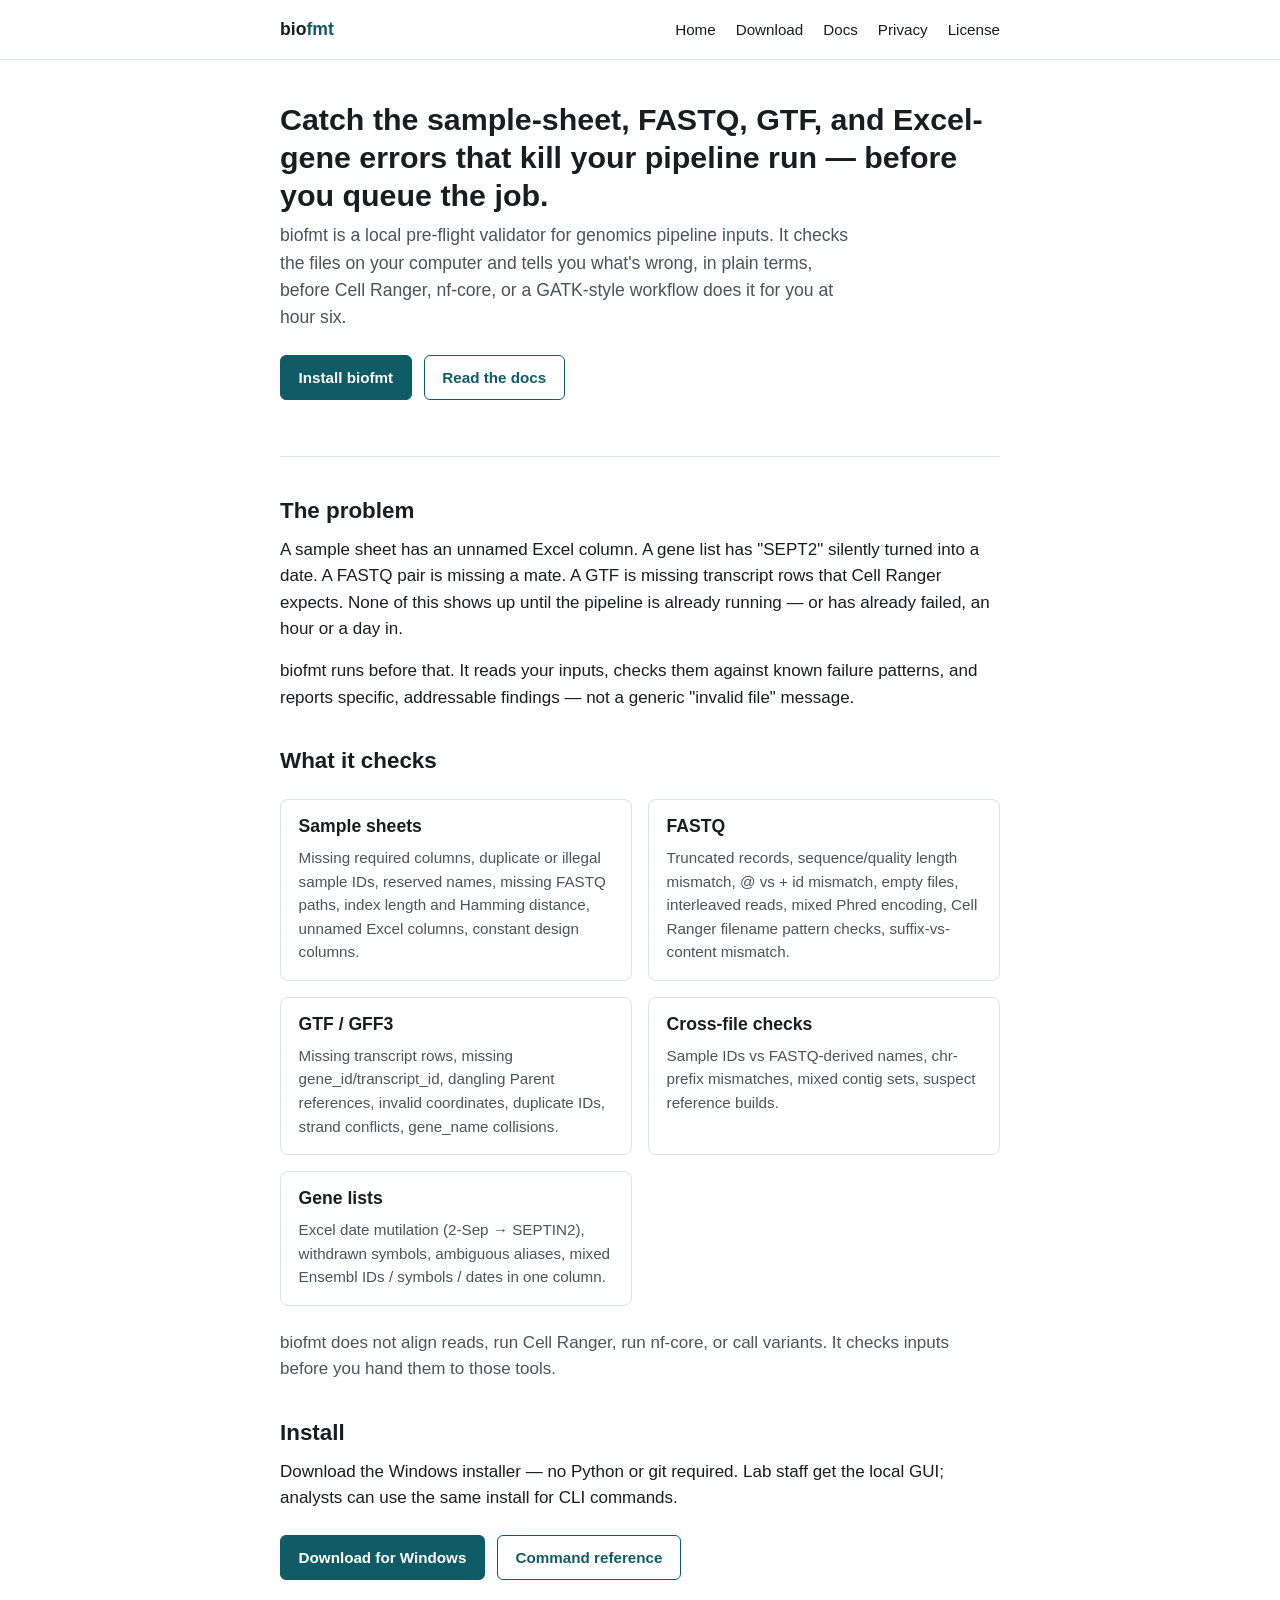
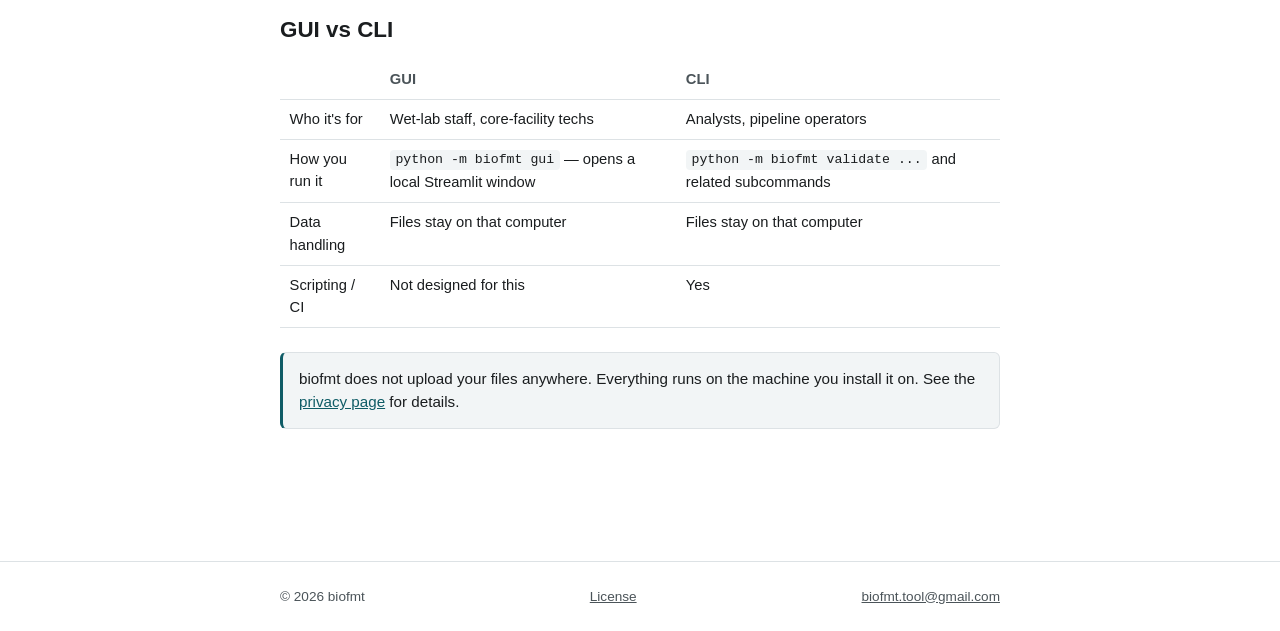
<file: index.html>
<!DOCTYPE html>
<html lang="en">
<head>
<meta charset="UTF-8">
<meta name="viewport" content="width=device-width, initial-scale=1.0">
<title>biofmt — pre-flight validator for genomics pipeline inputs</title>
<meta name="description" content="biofmt checks sample sheets, FASTQ, and GTF/GFF3 files for the errors that break Cell Ranger, nf-core, and GATK-style runs — before you queue the job. Runs locally.">
<link rel="stylesheet" href="styles.css">
</head>
<body>

<header class="site-header">
  <div class="header-inner">
    <a href="index.html" class="logo">bio<span>fmt</span></a>
    <button class="nav-toggle" id="navToggle" aria-label="Toggle navigation" aria-expanded="false">☰</button>
    <nav class="site-nav" id="siteNav">
      <a href="index.html">Home</a>
      <a href="download.html">Download</a>
      <a href="docs.html">Docs</a>
      <a href="privacy.html">Privacy</a>
      <a href="license.html">License</a>
    </nav>
  </div>
</header>

<main>

  <section class="hero">
    <h1>Catch the sample-sheet, FASTQ, GTF, and Excel-gene errors that kill your pipeline run — before you queue the job.</h1>
    <p class="lede">biofmt is a local pre-flight validator for genomics pipeline inputs. It checks the files on your computer and tells you what's wrong, in plain terms, before Cell Ranger, nf-core, or a GATK-style workflow does it for you at hour six.</p>
    <div class="hero-actions">
      <a href="download.html" class="btn btn-primary">Install biofmt</a>
      <a href="docs.html" class="btn btn-secondary">Read the docs</a>
    </div>
  </section>

  <hr class="section-divider">

  <section>
    <h2>The problem</h2>
    <p>A sample sheet has an unnamed Excel column. A gene list has "SEPT2" silently turned into a date. A FASTQ pair is missing a mate. A GTF is missing transcript rows that Cell Ranger expects. None of this shows up until the pipeline is already running — or has already failed, an hour or a day in.</p>
    <p>biofmt runs before that. It reads your inputs, checks them against known failure patterns, and reports specific, addressable findings — not a generic "invalid file" message.</p>
  </section>

  <section>
    <h2>What it checks</h2>
    <div class="card-grid">
      <div class="card">
        <h3>Sample sheets</h3>
        <p>Missing required columns, duplicate or illegal sample IDs, reserved names, missing FASTQ paths, index length and Hamming distance, unnamed Excel columns, constant design columns.</p>
      </div>
      <div class="card">
        <h3>FASTQ</h3>
        <p>Truncated records, sequence/quality length mismatch, @ vs + id mismatch, empty files, interleaved reads, mixed Phred encoding, Cell Ranger filename pattern checks, suffix-vs-content mismatch.</p>
      </div>
      <div class="card">
        <h3>GTF / GFF3</h3>
        <p>Missing transcript rows, missing gene_id/transcript_id, dangling Parent references, invalid coordinates, duplicate IDs, strand conflicts, gene_name collisions.</p>
      </div>
      <div class="card">
        <h3>Cross-file checks</h3>
        <p>Sample IDs vs FASTQ-derived names, chr-prefix mismatches, mixed contig sets, suspect reference builds.</p>
      </div>
      <div class="card">
        <h3>Gene lists</h3>
        <p>Excel date mutilation (2-Sep → SEPTIN2), withdrawn symbols, ambiguous aliases, mixed Ensembl IDs / symbols / dates in one column.</p>
      </div>
    </div>
    <p class="text-muted">biofmt does not align reads, run Cell Ranger, run nf-core, or call variants. It checks inputs before you hand them to those tools.</p>
  </section>

  <section>
    <h2>Install</h2>
    <p>Download the Windows installer — no Python or git required. Lab staff get the local GUI; analysts can use the same install for CLI commands.</p>
    <div class="hero-actions">
      <a href="download.html" class="btn btn-primary">Download for Windows</a>
      <a href="docs.html" class="btn btn-secondary">Command reference</a>
    </div>
  </section>

  <section>
    <h2>GUI vs CLI</h2>
    <table>
      <thead>
        <tr>
          <th>&nbsp;</th>
          <th>GUI</th>
          <th>CLI</th>
        </tr>
      </thead>
      <tbody>
        <tr>
          <td>Who it's for</td>
          <td>Wet-lab staff, core-facility techs</td>
          <td>Analysts, pipeline operators</td>
        </tr>
        <tr>
          <td>How you run it</td>
          <td><code>python -m biofmt gui</code> — opens a local Streamlit window</td>
          <td><code>python -m biofmt validate ...</code> and related subcommands</td>
        </tr>
        <tr>
          <td>Data handling</td>
          <td>Files stay on that computer</td>
          <td>Files stay on that computer</td>
        </tr>
        <tr>
          <td>Scripting / CI</td>
          <td>Not designed for this</td>
          <td>Yes</td>
        </tr>
      </tbody>
    </table>
  </section>

  <div class="note">
    <p>biofmt does not upload your files anywhere. Everything runs on the machine you install it on. See the <a href="privacy.html">privacy page</a> for details.</p>
  </div>

</main>

<footer class="site-footer">
  <div class="footer-inner">
    <span>&copy; 2026 biofmt</span>
    <a href="license.html">License</a>
    <a href="mailto:biofmt.tool@gmail.com">biofmt.tool@gmail.com</a>
  </div>
</footer>

<script src="script.js"></script>
</body>
</html>
</file>
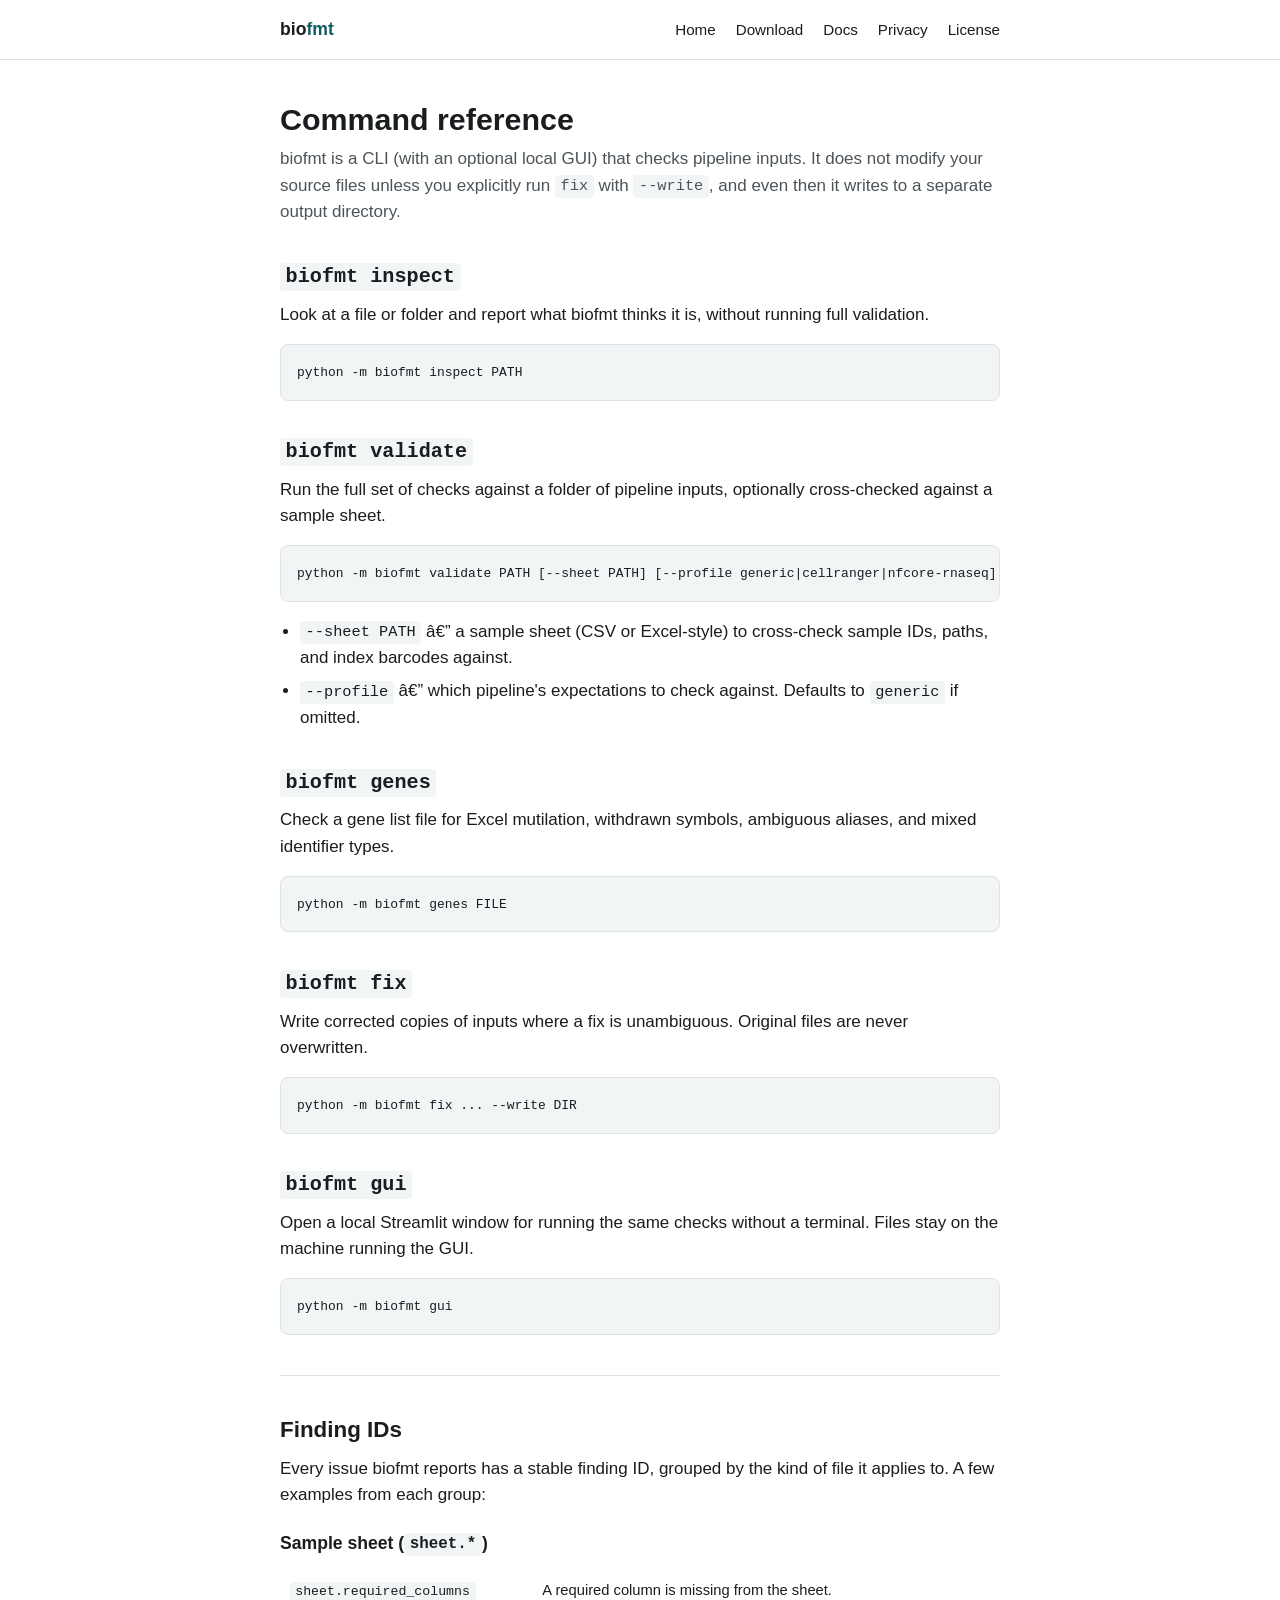
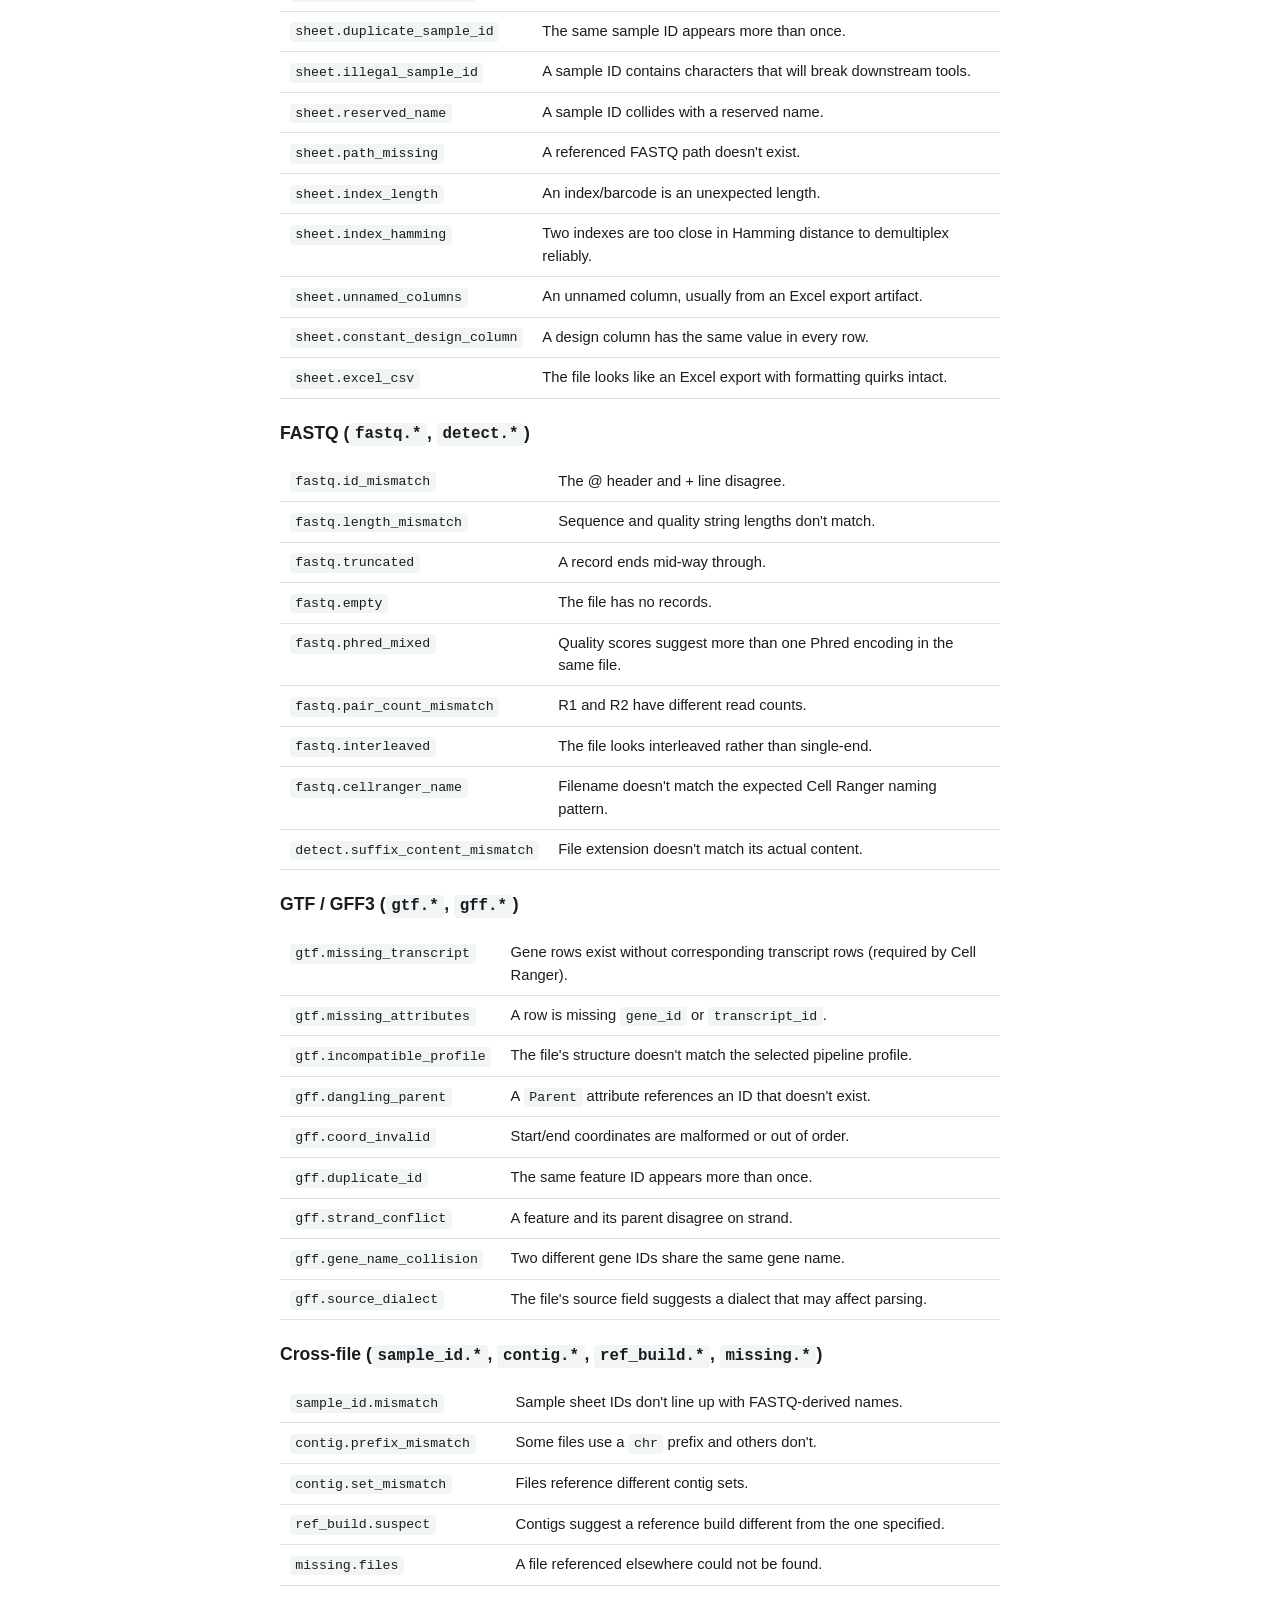
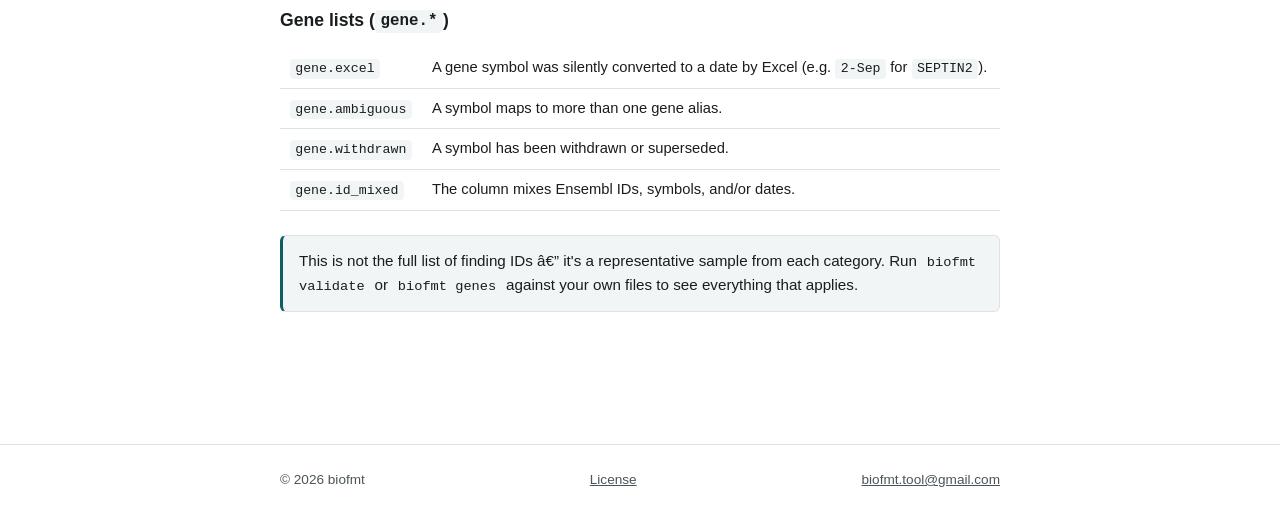
<file: docs.html>
<!DOCTYPE html>
<html lang="en">
<head>
<meta charset="UTF-8">
<meta name="viewport" content="width=device-width, initial-scale=1.0">
<title>Docs â€” biofmt</title>
<meta name="description" content="biofmt command reference: inspect, validate, genes, fix, gui. Includes example finding IDs.">
<link rel="stylesheet" href="styles.css">
</head>
<body>

<header class="site-header">
  <div class="header-inner">
    <a href="index.html" class="logo">bio<span>fmt</span></a>
    <button class="nav-toggle" id="navToggle" aria-label="Toggle navigation" aria-expanded="false">â˜°</button>
    <nav class="site-nav" id="siteNav">
      <a href="index.html">Home</a>
      <a href="download.html">Download</a>
      <a href="docs.html">Docs</a>
      <a href="privacy.html">Privacy</a>
      <a href="license.html">License</a>
    </nav>
  </div>
</header>

<main>

  <h1>Command reference</h1>
  <p class="text-muted">biofmt is a CLI (with an optional local GUI) that checks pipeline inputs. It does not modify your source files unless you explicitly run <code>fix</code> with <code>--write</code>, and even then it writes to a separate output directory.</p>

  <section>
    <h2><code>biofmt inspect</code></h2>
    <p>Look at a file or folder and report what biofmt thinks it is, without running full validation.</p>
    <pre><code>python -m biofmt inspect PATH</code></pre>
  </section>

  <section>
    <h2><code>biofmt validate</code></h2>
    <p>Run the full set of checks against a folder of pipeline inputs, optionally cross-checked against a sample sheet.</p>
    <pre><code>python -m biofmt validate PATH [--sheet PATH] [--profile generic|cellranger|nfcore-rnaseq]</code></pre>
    <ul>
      <li><code>--sheet PATH</code> â€” a sample sheet (CSV or Excel-style) to cross-check sample IDs, paths, and index barcodes against.</li>
      <li><code>--profile</code> â€” which pipeline's expectations to check against. Defaults to <code>generic</code> if omitted.</li>
    </ul>
  </section>

  <section>
    <h2><code>biofmt genes</code></h2>
    <p>Check a gene list file for Excel mutilation, withdrawn symbols, ambiguous aliases, and mixed identifier types.</p>
    <pre><code>python -m biofmt genes FILE</code></pre>
  </section>

  <section>
    <h2><code>biofmt fix</code></h2>
    <p>Write corrected copies of inputs where a fix is unambiguous. Original files are never overwritten.</p>
    <pre><code>python -m biofmt fix ... --write DIR</code></pre>
  </section>

  <section>
    <h2><code>biofmt gui</code></h2>
    <p>Open a local Streamlit window for running the same checks without a terminal. Files stay on the machine running the GUI.</p>
    <pre><code>python -m biofmt gui</code></pre>
  </section>

  <hr class="section-divider">

  <section>
    <h2>Finding IDs</h2>
    <p>Every issue biofmt reports has a stable finding ID, grouped by the kind of file it applies to. A few examples from each group:</p>

    <h3>Sample sheet (<code>sheet.*</code>)</h3>
    <table>
      <tbody>
        <tr><td><code>sheet.required_columns</code></td><td>A required column is missing from the sheet.</td></tr>
        <tr><td><code>sheet.duplicate_sample_id</code></td><td>The same sample ID appears more than once.</td></tr>
        <tr><td><code>sheet.illegal_sample_id</code></td><td>A sample ID contains characters that will break downstream tools.</td></tr>
        <tr><td><code>sheet.reserved_name</code></td><td>A sample ID collides with a reserved name.</td></tr>
        <tr><td><code>sheet.path_missing</code></td><td>A referenced FASTQ path doesn't exist.</td></tr>
        <tr><td><code>sheet.index_length</code></td><td>An index/barcode is an unexpected length.</td></tr>
        <tr><td><code>sheet.index_hamming</code></td><td>Two indexes are too close in Hamming distance to demultiplex reliably.</td></tr>
        <tr><td><code>sheet.unnamed_columns</code></td><td>An unnamed column, usually from an Excel export artifact.</td></tr>
        <tr><td><code>sheet.constant_design_column</code></td><td>A design column has the same value in every row.</td></tr>
        <tr><td><code>sheet.excel_csv</code></td><td>The file looks like an Excel export with formatting quirks intact.</td></tr>
      </tbody>
    </table>

    <h3>FASTQ (<code>fastq.*</code>, <code>detect.*</code>)</h3>
    <table>
      <tbody>
        <tr><td><code>fastq.id_mismatch</code></td><td>The @ header and + line disagree.</td></tr>
        <tr><td><code>fastq.length_mismatch</code></td><td>Sequence and quality string lengths don't match.</td></tr>
        <tr><td><code>fastq.truncated</code></td><td>A record ends mid-way through.</td></tr>
        <tr><td><code>fastq.empty</code></td><td>The file has no records.</td></tr>
        <tr><td><code>fastq.phred_mixed</code></td><td>Quality scores suggest more than one Phred encoding in the same file.</td></tr>
        <tr><td><code>fastq.pair_count_mismatch</code></td><td>R1 and R2 have different read counts.</td></tr>
        <tr><td><code>fastq.interleaved</code></td><td>The file looks interleaved rather than single-end.</td></tr>
        <tr><td><code>fastq.cellranger_name</code></td><td>Filename doesn't match the expected Cell Ranger naming pattern.</td></tr>
        <tr><td><code>detect.suffix_content_mismatch</code></td><td>File extension doesn't match its actual content.</td></tr>
      </tbody>
    </table>

    <h3>GTF / GFF3 (<code>gtf.*</code>, <code>gff.*</code>)</h3>
    <table>
      <tbody>
        <tr><td><code>gtf.missing_transcript</code></td><td>Gene rows exist without corresponding transcript rows (required by Cell Ranger).</td></tr>
        <tr><td><code>gtf.missing_attributes</code></td><td>A row is missing <code>gene_id</code> or <code>transcript_id</code>.</td></tr>
        <tr><td><code>gtf.incompatible_profile</code></td><td>The file's structure doesn't match the selected pipeline profile.</td></tr>
        <tr><td><code>gff.dangling_parent</code></td><td>A <code>Parent</code> attribute references an ID that doesn't exist.</td></tr>
        <tr><td><code>gff.coord_invalid</code></td><td>Start/end coordinates are malformed or out of order.</td></tr>
        <tr><td><code>gff.duplicate_id</code></td><td>The same feature ID appears more than once.</td></tr>
        <tr><td><code>gff.strand_conflict</code></td><td>A feature and its parent disagree on strand.</td></tr>
        <tr><td><code>gff.gene_name_collision</code></td><td>Two different gene IDs share the same gene name.</td></tr>
        <tr><td><code>gff.source_dialect</code></td><td>The file's source field suggests a dialect that may affect parsing.</td></tr>
      </tbody>
    </table>

    <h3>Cross-file (<code>sample_id.*</code>, <code>contig.*</code>, <code>ref_build.*</code>, <code>missing.*</code>)</h3>
    <table>
      <tbody>
        <tr><td><code>sample_id.mismatch</code></td><td>Sample sheet IDs don't line up with FASTQ-derived names.</td></tr>
        <tr><td><code>contig.prefix_mismatch</code></td><td>Some files use a <code>chr</code> prefix and others don't.</td></tr>
        <tr><td><code>contig.set_mismatch</code></td><td>Files reference different contig sets.</td></tr>
        <tr><td><code>ref_build.suspect</code></td><td>Contigs suggest a reference build different from the one specified.</td></tr>
        <tr><td><code>missing.files</code></td><td>A file referenced elsewhere could not be found.</td></tr>
      </tbody>
    </table>

    <h3>Gene lists (<code>gene.*</code>)</h3>
    <table>
      <tbody>
        <tr><td><code>gene.excel</code></td><td>A gene symbol was silently converted to a date by Excel (e.g. <code>2-Sep</code> for <code>SEPTIN2</code>).</td></tr>
        <tr><td><code>gene.ambiguous</code></td><td>A symbol maps to more than one gene alias.</td></tr>
        <tr><td><code>gene.withdrawn</code></td><td>A symbol has been withdrawn or superseded.</td></tr>
        <tr><td><code>gene.id_mixed</code></td><td>The column mixes Ensembl IDs, symbols, and/or dates.</td></tr>
      </tbody>
    </table>
  </section>

  <div class="note">
    <p>This is not the full list of finding IDs â€” it's a representative sample from each category. Run <code>biofmt validate</code> or <code>biofmt genes</code> against your own files to see everything that applies.</p>
  </div>

</main>

<footer class="site-footer">
  <div class="footer-inner">
    <span>&copy; 2026 biofmt</span>
    <a href="license.html">License</a>
    <a href="mailto:biofmt.tool@gmail.com">biofmt.tool@gmail.com</a>
  </div>
</footer>

<script src="script.js"></script>
</body>
</html>
</file>
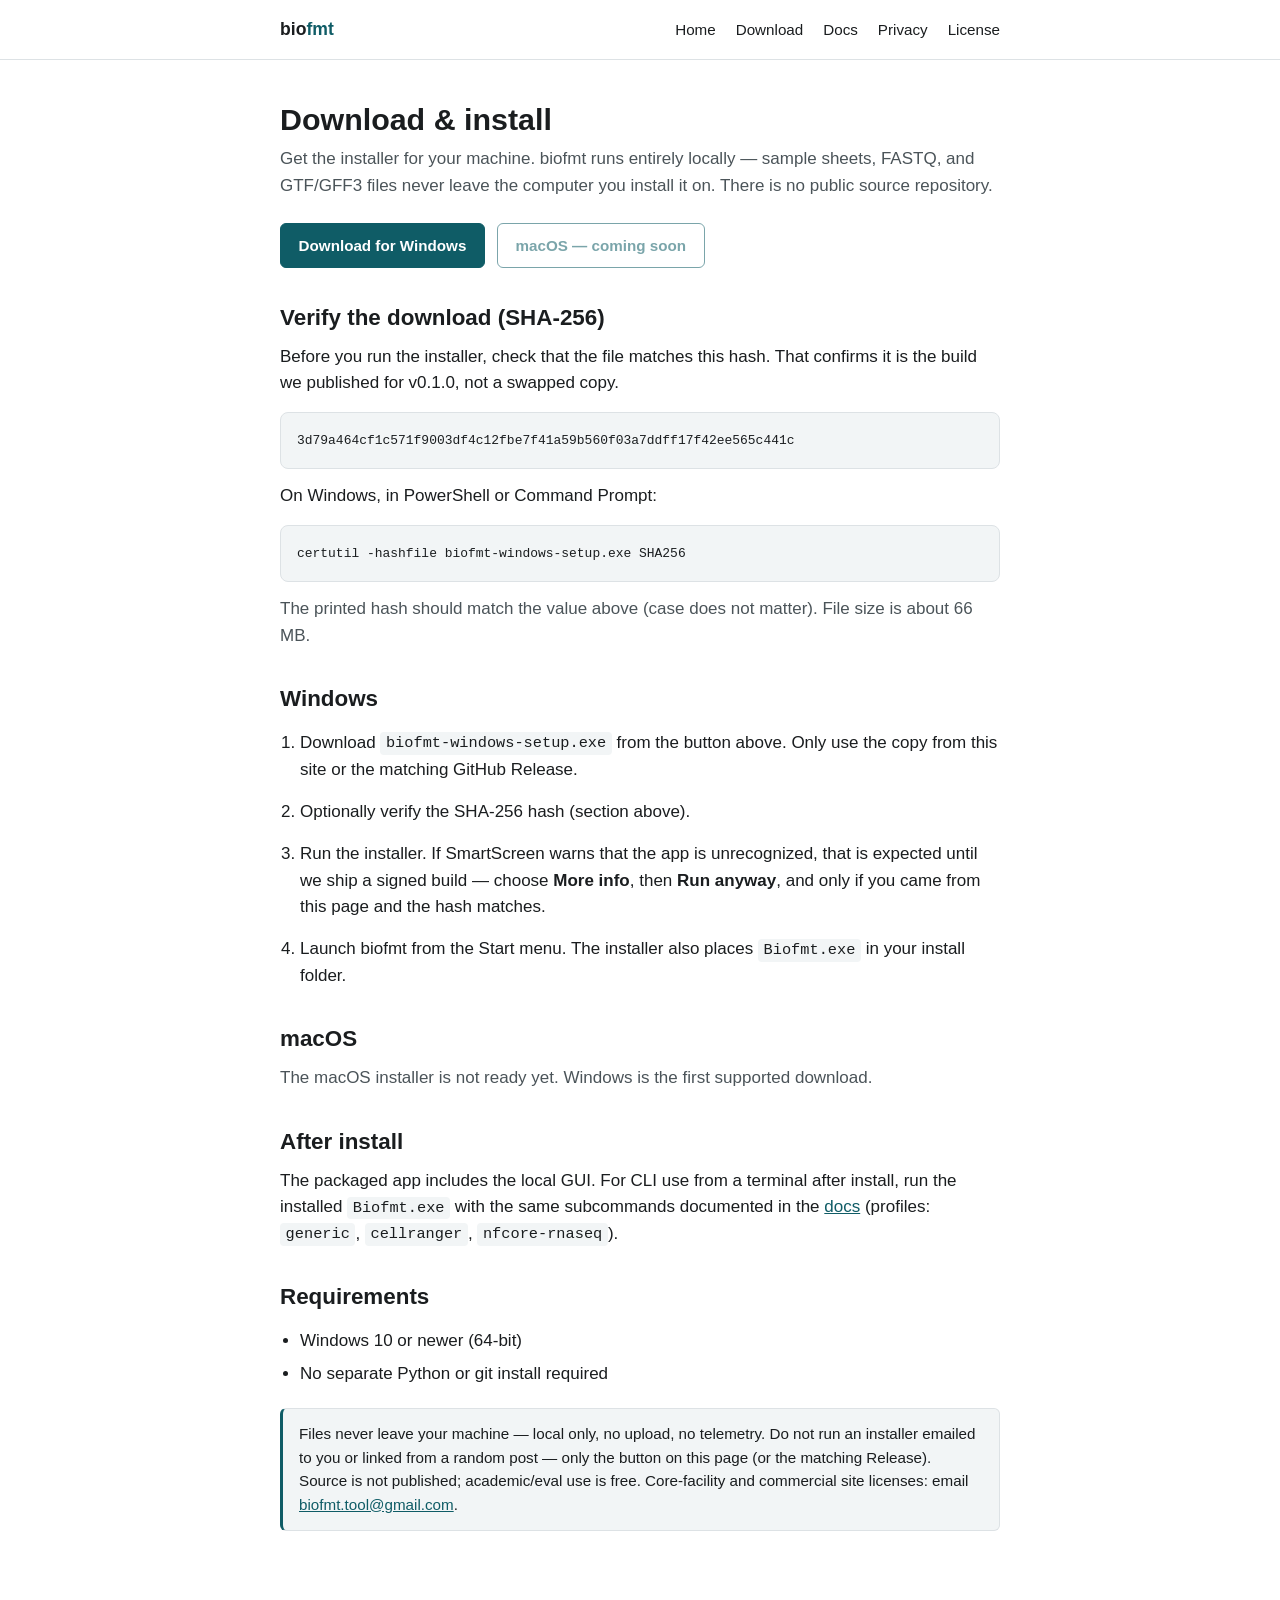
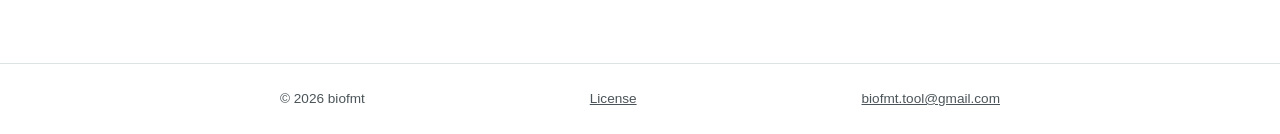
<file: download.html>
<!DOCTYPE html>
<html lang="en">
<head>
<meta charset="UTF-8">
<meta name="viewport" content="width=device-width, initial-scale=1.0">
<title>Download — biofmt</title>
<meta name="description" content="Download the biofmt installer for Windows. Runs locally — your files never leave the machine.">
<link rel="stylesheet" href="styles.css">
</head>
<body>

<header class="site-header">
  <div class="header-inner">
    <a href="index.html" class="logo">bio<span>fmt</span></a>
    <button class="nav-toggle" id="navToggle" aria-label="Toggle navigation" aria-expanded="false">☰</button>
    <nav class="site-nav" id="siteNav">
      <a href="index.html">Home</a>
      <a href="download.html">Download</a>
      <a href="docs.html">Docs</a>
      <a href="privacy.html">Privacy</a>
      <a href="license.html">License</a>
    </nav>
  </div>
</header>

<main>

  <h1>Download &amp; install</h1>
  <p class="text-muted">Get the installer for your machine. biofmt runs entirely locally — sample sheets, FASTQ, and GTF/GFF3 files never leave the computer you install it on. There is no public source repository.</p>

  <div class="hero-actions">
    <a href="https://github.com/ChinmayeMankt/biofmt-site/releases/download/v0.1.0/biofmt-windows-setup.exe" class="btn btn-primary">Download for Windows</a>
    <span class="btn btn-secondary" aria-disabled="true" title="macOS build coming soon" style="opacity:0.55;cursor:not-allowed;">macOS — coming soon</span>
  </div>

  <section>
    <h2>Verify the download (SHA-256)</h2>
    <p>Before you run the installer, check that the file matches this hash. That confirms it is the build we published for v0.1.0, not a swapped copy.</p>
    <pre><code>3d79a464cf1c571f9003df4c12fbe7f41a59b560f03a7ddff17f42ee565c441c</code></pre>
    <p>On Windows, in PowerShell or Command Prompt:</p>
    <pre><code>certutil -hashfile biofmt-windows-setup.exe SHA256</code></pre>
    <p class="text-muted">The printed hash should match the value above (case does not matter). File size is about 66 MB.</p>
  </section>

  <section>
    <h2>Windows</h2>
    <ol>
      <li>
        <p>Download <code>biofmt-windows-setup.exe</code> from the button above. Only use the copy from this site or the matching GitHub Release.</p>
      </li>
      <li>
        <p>Optionally verify the SHA-256 hash (section above).</p>
      </li>
      <li>
        <p>Run the installer. If SmartScreen warns that the app is unrecognized, that is expected until we ship a signed build — choose <strong>More info</strong>, then <strong>Run anyway</strong>, and only if you came from this page and the hash matches.</p>
      </li>
      <li>
        <p>Launch biofmt from the Start menu. The installer also places <code>Biofmt.exe</code> in your install folder.</p>
      </li>
    </ol>
  </section>

  <section>
    <h2>macOS</h2>
    <p class="text-muted">The macOS installer is not ready yet. Windows is the first supported download.</p>
  </section>

  <section>
    <h2>After install</h2>
    <p>The packaged app includes the local GUI. For CLI use from a terminal after install, run the installed <code>Biofmt.exe</code> with the same subcommands documented in the <a href="docs.html">docs</a> (profiles: <code>generic</code>, <code>cellranger</code>, <code>nfcore-rnaseq</code>).</p>
  </section>

  <section>
    <h2>Requirements</h2>
    <ul>
      <li>Windows 10 or newer (64-bit)</li>
      <li>No separate Python or git install required</li>
    </ul>
  </section>

  <div class="note">
    <p>Files never leave your machine — local only, no upload, no telemetry. Do not run an installer emailed to you or linked from a random post — only the button on this page (or the matching Release). Source is not published; academic/eval use is free. Core-facility and commercial site licenses: email <a href="mailto:biofmt.tool@gmail.com">biofmt.tool@gmail.com</a>.</p>
  </div>

</main>

<footer class="site-footer">
  <div class="footer-inner">
    <span>&copy; 2026 biofmt</span>
    <a href="license.html">License</a>
    <a href="mailto:biofmt.tool@gmail.com">biofmt.tool@gmail.com</a>
  </div>
</footer>

<script src="script.js"></script>
</body>
</html>
</file>
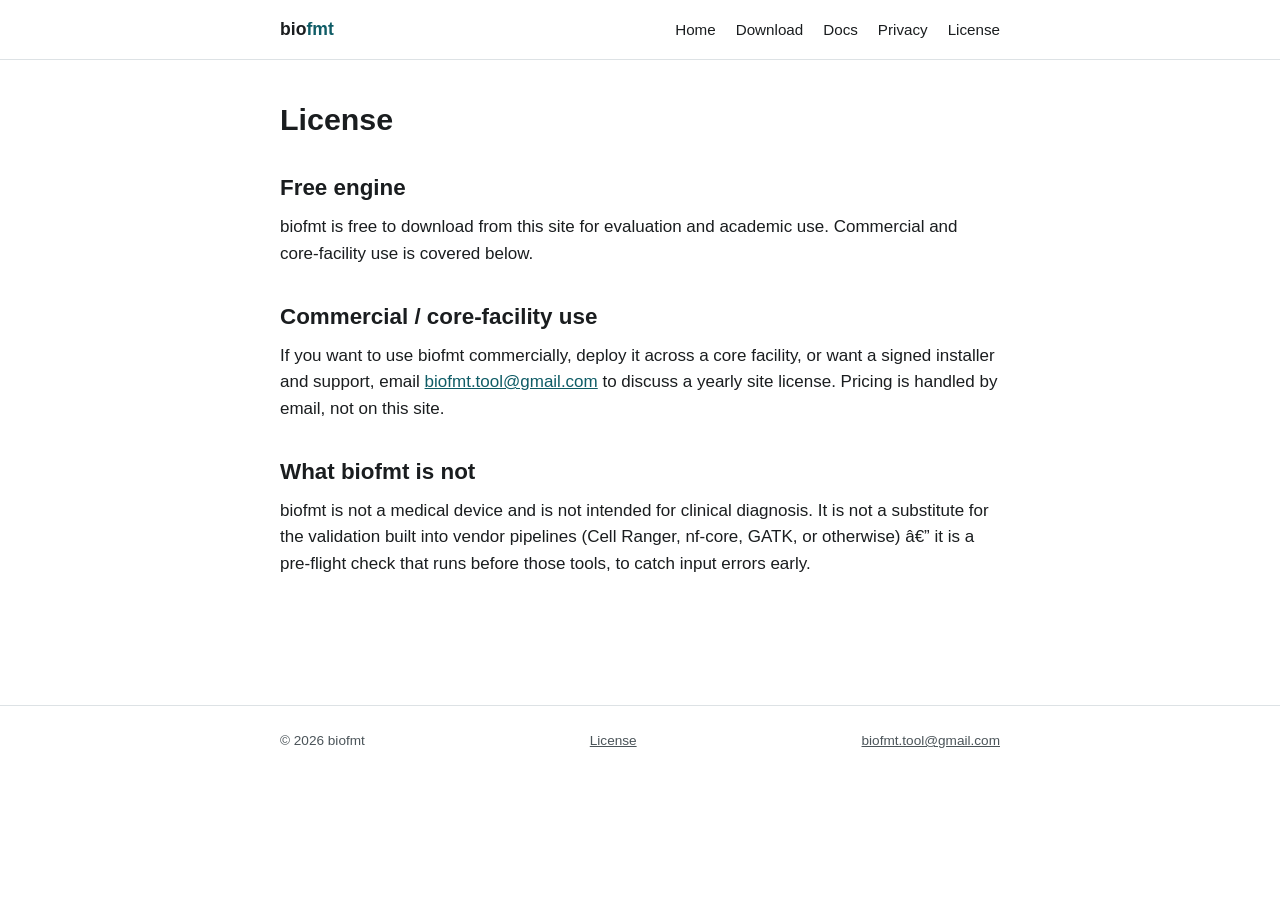
<file: license.html>
<!DOCTYPE html>
<html lang="en">
<head>
<meta charset="UTF-8">
<meta name="viewport" content="width=device-width, initial-scale=1.0">
<title>License â€” biofmt</title>
<meta name="description" content="biofmt is free from GitHub for evaluation and academic use. Commercial and core-facility site licenses available by request.">
<link rel="stylesheet" href="styles.css">
</head>
<body>

<header class="site-header">
  <div class="header-inner">
    <a href="index.html" class="logo">bio<span>fmt</span></a>
    <button class="nav-toggle" id="navToggle" aria-label="Toggle navigation" aria-expanded="false">â˜°</button>
    <nav class="site-nav" id="siteNav">
      <a href="index.html">Home</a>
      <a href="download.html">Download</a>
      <a href="docs.html">Docs</a>
      <a href="privacy.html">Privacy</a>
      <a href="license.html">License</a>
    </nav>
  </div>
</header>

<main>

  <h1>License</h1>

  <section>
    <h2>Free engine</h2>
    <p>biofmt is free to download from this site for evaluation and academic use. Commercial and core-facility use is covered below.</p>
  </section>

  <section>
    <h2>Commercial / core-facility use</h2>
    <p>If you want to use biofmt commercially, deploy it across a core facility, or want a signed installer and support, email <a href="mailto:biofmt.tool@gmail.com">biofmt.tool@gmail.com</a> to discuss a yearly site license. Pricing is handled by email, not on this site.</p>
  </section>

  <section>
    <h2>What biofmt is not</h2>
    <p>biofmt is not a medical device and is not intended for clinical diagnosis. It is not a substitute for the validation built into vendor pipelines (Cell Ranger, nf-core, GATK, or otherwise) â€” it is a pre-flight check that runs before those tools, to catch input errors early.</p>
  </section>

</main>

<footer class="site-footer">
  <div class="footer-inner">
    <span>&copy; 2026 biofmt</span>
    <a href="license.html">License</a>
    <a href="mailto:biofmt.tool@gmail.com">biofmt.tool@gmail.com</a>
  </div>
</footer>

<script src="script.js"></script>
</body>
</html>
</file>
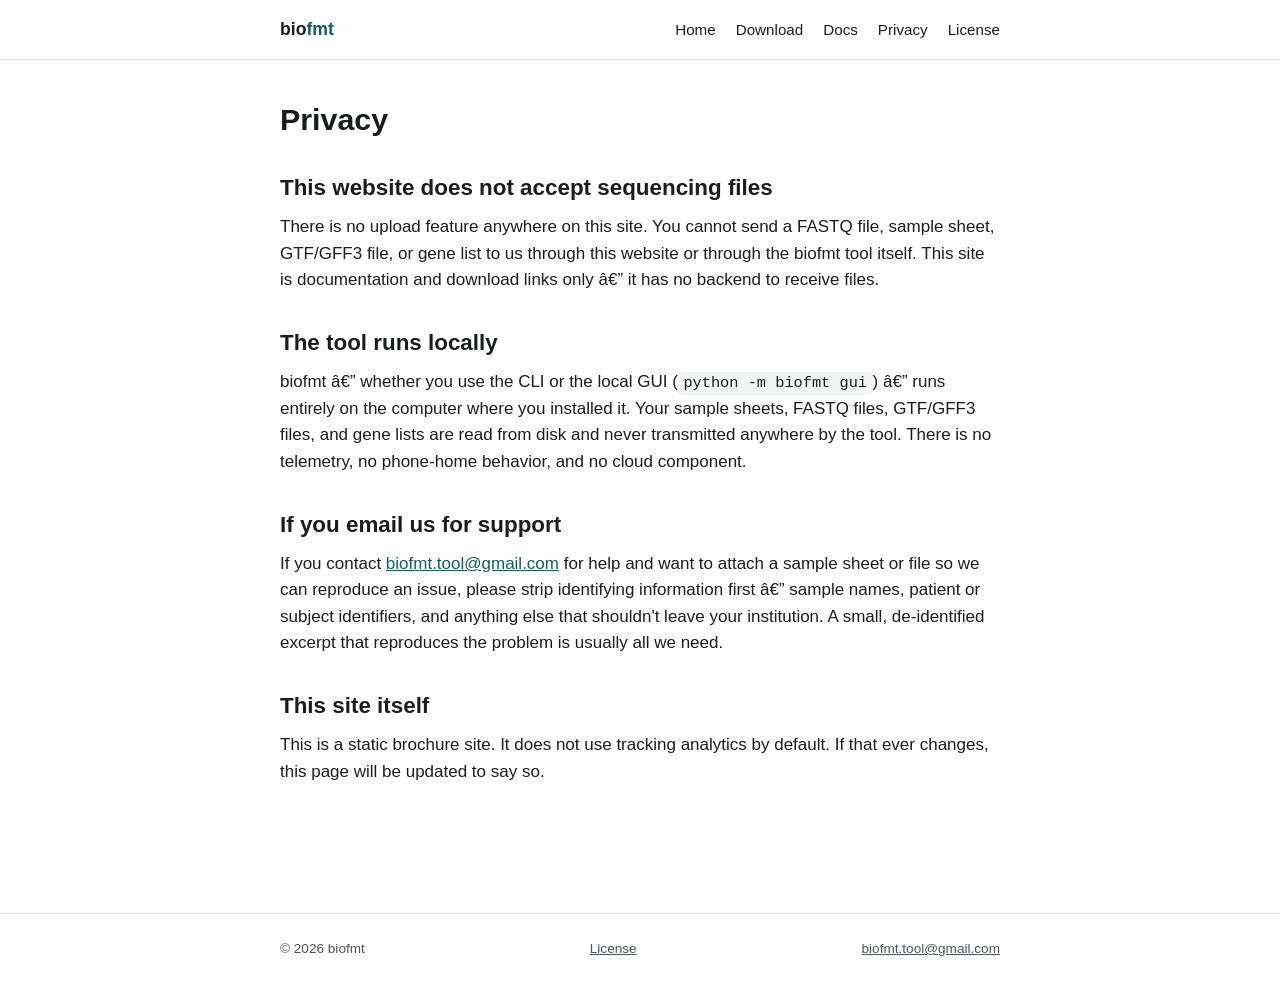
<file: privacy.html>
<!DOCTYPE html>
<html lang="en">
<head>
<meta charset="UTF-8">
<meta name="viewport" content="width=device-width, initial-scale=1.0">
<title>Privacy â€” biofmt</title>
<meta name="description" content="biofmt does not accept sequencing files on this website. The tool runs locally on your machine.">
<link rel="stylesheet" href="styles.css">
</head>
<body>

<header class="site-header">
  <div class="header-inner">
    <a href="index.html" class="logo">bio<span>fmt</span></a>
    <button class="nav-toggle" id="navToggle" aria-label="Toggle navigation" aria-expanded="false">â˜°</button>
    <nav class="site-nav" id="siteNav">
      <a href="index.html">Home</a>
      <a href="download.html">Download</a>
      <a href="docs.html">Docs</a>
      <a href="privacy.html">Privacy</a>
      <a href="license.html">License</a>
    </nav>
  </div>
</header>

<main>

  <h1>Privacy</h1>

  <section>
    <h2>This website does not accept sequencing files</h2>
    <p>There is no upload feature anywhere on this site. You cannot send a FASTQ file, sample sheet, GTF/GFF3 file, or gene list to us through this website or through the biofmt tool itself. This site is documentation and download links only â€” it has no backend to receive files.</p>
  </section>

  <section>
    <h2>The tool runs locally</h2>
    <p>biofmt â€” whether you use the CLI or the local GUI (<code>python -m biofmt gui</code>) â€” runs entirely on the computer where you installed it. Your sample sheets, FASTQ files, GTF/GFF3 files, and gene lists are read from disk and never transmitted anywhere by the tool. There is no telemetry, no phone-home behavior, and no cloud component.</p>
  </section>

  <section>
    <h2>If you email us for support</h2>
    <p>If you contact <a href="mailto:biofmt.tool@gmail.com">biofmt.tool@gmail.com</a> for help and want to attach a sample sheet or file so we can reproduce an issue, please strip identifying information first â€” sample names, patient or subject identifiers, and anything else that shouldn't leave your institution. A small, de-identified excerpt that reproduces the problem is usually all we need.</p>
  </section>

  <section>
    <h2>This site itself</h2>
    <p>This is a static brochure site. It does not use tracking analytics by default. If that ever changes, this page will be updated to say so.</p>
  </section>

</main>

<footer class="site-footer">
  <div class="footer-inner">
    <span>&copy; 2026 biofmt</span>
    <a href="license.html">License</a>
    <a href="mailto:biofmt.tool@gmail.com">biofmt.tool@gmail.com</a>
  </div>
</footer>

<script src="script.js"></script>
</body>
</html>
</file>
<file: styles.css>
/* biofmt marketing site — shared stylesheet */

:root {
  --color-bg: #ffffff;
  --color-text: #1a1d1f;
  --color-text-muted: #4b5459;
  --color-border: #dde2e5;
  --color-code-bg: #f2f5f6;
  --color-accent: #0f5c66;
  --color-accent-dark: #0a4148;
  --color-accent-contrast: #ffffff;
  --max-width: 760px;
  --font-sans: -apple-system, BlinkMacSystemFont, "Segoe UI", Roboto, Helvetica,
    Arial, sans-serif;
  --font-mono: ui-monospace, SFMono-Regular, Consolas, "Liberation Mono",
    Menlo, monospace;
}

* {
  box-sizing: border-box;
}

html {
  -webkit-text-size-adjust: 100%;
}

body {
  margin: 0;
  font-family: var(--font-sans);
  background: var(--color-bg);
  color: var(--color-text);
  line-height: 1.55;
  font-size: 17px;
}

a {
  color: var(--color-accent);
}

a:hover,
a:focus {
  color: var(--color-accent-dark);
}

h1,
h2,
h3 {
  line-height: 1.25;
  font-weight: 650;
}

h1 {
  font-size: 1.9rem;
  margin: 0 0 0.5rem;
}

h2 {
  font-size: 1.4rem;
  margin: 2.25rem 0 0.75rem;
}

h3 {
  font-size: 1.1rem;
  margin: 1.5rem 0 0.5rem;
}

p {
  margin: 0 0 1rem;
}

ul,
ol {
  padding-left: 1.25rem;
}

li {
  margin-bottom: 0.4rem;
}

/* Layout */

.site-header {
  border-bottom: 1px solid var(--color-border);
}

.header-inner {
  max-width: var(--max-width);
  margin: 0 auto;
  padding: 1rem 1.25rem;
  display: flex;
  align-items: center;
  justify-content: space-between;
}

.logo {
  font-weight: 700;
  font-size: 1.1rem;
  text-decoration: none;
  color: var(--color-text);
}

.logo span {
  color: var(--color-accent);
}

.nav-toggle {
  display: none;
  background: none;
  border: 1px solid var(--color-border);
  border-radius: 6px;
  padding: 0.4rem 0.6rem;
  font-size: 1rem;
  color: var(--color-text);
}

nav.site-nav {
  display: flex;
  gap: 1.25rem;
}

nav.site-nav a {
  text-decoration: none;
  color: var(--color-text);
  font-size: 0.95rem;
}

nav.site-nav a:hover {
  color: var(--color-accent);
}

main {
  max-width: var(--max-width);
  margin: 0 auto;
  padding: 2.5rem 1.25rem 4rem;
}

.site-footer {
  border-top: 1px solid var(--color-border);
  margin-top: 3rem;
}

.footer-inner {
  max-width: var(--max-width);
  margin: 0 auto;
  padding: 1.5rem 1.25rem;
  font-size: 0.85rem;
  color: var(--color-text-muted);
  display: flex;
  flex-wrap: wrap;
  gap: 0.75rem 1.5rem;
  justify-content: space-between;
}

.footer-inner a {
  color: var(--color-text-muted);
}

/* Hero */

.hero {
  padding-bottom: 1rem;
}

.hero p.lede {
  font-size: 1.1rem;
  color: var(--color-text-muted);
  max-width: 60ch;
}

.hero-actions {
  display: flex;
  flex-wrap: wrap;
  gap: 0.75rem;
  margin-top: 1.5rem;
}

/* Buttons */

.btn {
  display: inline-block;
  padding: 0.6rem 1.1rem;
  border-radius: 6px;
  text-decoration: none;
  font-size: 0.95rem;
  font-weight: 600;
  border: 1px solid var(--color-accent);
}

.btn-primary {
  background: var(--color-accent);
  color: var(--color-accent-contrast);
}

.btn-primary:hover,
.btn-primary:focus {
  background: var(--color-accent-dark);
  border-color: var(--color-accent-dark);
  color: var(--color-accent-contrast);
}

.btn-secondary {
  background: transparent;
  color: var(--color-accent);
}

.btn-secondary:hover,
.btn-secondary:focus {
  background: var(--color-code-bg);
  color: var(--color-accent-dark);
}

/* Cards / grids */

.card-grid {
  display: grid;
  grid-template-columns: 1fr;
  gap: 1rem;
  margin: 1.5rem 0;
}

.card {
  border: 1px solid var(--color-border);
  border-radius: 8px;
  padding: 1rem 1.1rem;
}

.card h3 {
  margin-top: 0;
}

.card p {
  margin-bottom: 0;
  color: var(--color-text-muted);
  font-size: 0.95rem;
}

/* Code */

code {
  font-family: var(--font-mono);
  background: var(--color-code-bg);
  padding: 0.15rem 0.35rem;
  border-radius: 4px;
  font-size: 0.9em;
}

pre {
  background: var(--color-code-bg);
  border: 1px solid var(--color-border);
  border-radius: 8px;
  padding: 1rem;
  overflow-x: auto;
  font-size: 0.9rem;
}

pre code {
  background: none;
  padding: 0;
  border-radius: 0;
}

/* Tables */

table {
  width: 100%;
  border-collapse: collapse;
  margin: 1rem 0 1.5rem;
  font-size: 0.92rem;
}

th,
td {
  text-align: left;
  padding: 0.5rem 0.6rem;
  border-bottom: 1px solid var(--color-border);
  vertical-align: top;
}

th {
  font-weight: 650;
  color: var(--color-text-muted);
}

/* Note / callout boxes */

.note {
  border: 1px solid var(--color-border);
  border-left: 3px solid var(--color-accent);
  background: var(--color-code-bg);
  border-radius: 6px;
  padding: 0.85rem 1rem;
  margin: 1.25rem 0;
  font-size: 0.95rem;
}

.note p:last-child {
  margin-bottom: 0;
}

/* Utility */

.text-muted {
  color: var(--color-text-muted);
}

.section-divider {
  border: none;
  border-top: 1px solid var(--color-border);
  margin: 2.5rem 0;
}

/* Mobile nav */

@media (max-width: 640px) {
  .nav-toggle {
    display: inline-block;
  }

  nav.site-nav {
    display: none;
    position: absolute;
    top: 100%;
    left: 0;
    right: 0;
    flex-direction: column;
    background: var(--color-bg);
    border-bottom: 1px solid var(--color-border);
    padding: 0.75rem 1.25rem 1rem;
    gap: 0.75rem;
  }

  .header-inner {
    position: relative;
  }

  nav.site-nav.is-open {
    display: flex;
  }

  h1 {
    font-size: 1.6rem;
  }

  h2 {
    font-size: 1.25rem;
  }
}

@media (min-width: 641px) {
  .card-grid {
    grid-template-columns: 1fr 1fr;
  }
}
</file>
